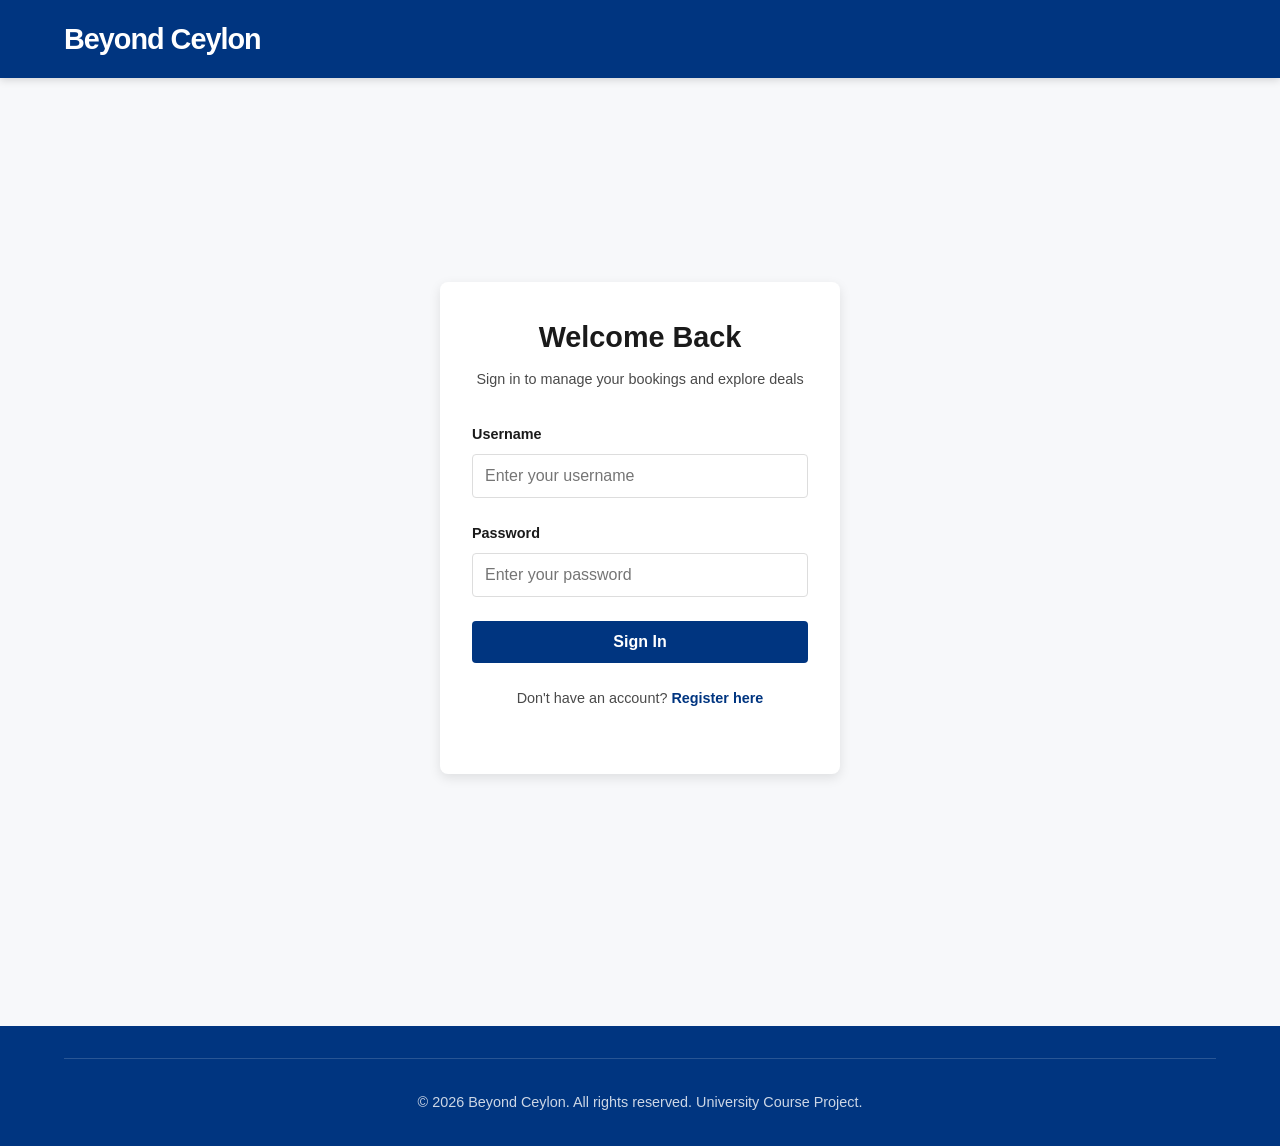
<file: login.html>
<!DOCTYPE html>
<html lang="en">
<head>
    <meta charset="UTF-8">
    <meta name="viewport" content="width=device-width, initial-scale=1.0">
    <title>Beyond Ceylon | Book Your Next Adventure</title>
    <link rel="stylesheet" href="style.css">
</head>
<body>
    <!-- Header -->
    <header>
        <div class="logo">
            <a href="index.html"><h1>Beyond Ceylon</h1></a>
        </div>
    </header>

    <!-- Login Container -->
    <div class="login-container">
        <div class="login-content">
            <div class="login-box">
                <h2>Welcome Back</h2>
                <p>Sign in to manage your bookings and explore deals</p>

                <form id="login-form">
                    <div class="form-group">
                        <label for="username">Username</label>
                        <input type="text" id="username" placeholder="Enter your username" required>
                    </div>

                    <div class="form-group">
                        <label for="password">Password</label>
                        <input type="password" id="password" placeholder="Enter your password" required>
                    </div>

                    <button type="submit" class="login-btn">Sign In</button>
                </form>

                <div id="login-message" class="login-message"></div>


                <p class="register-link">
                    Don't have an account? <a href="register.html">Register here</a>
                </p>
            </div>
        </div>
    </div>

    <!-- Footer -->
    <footer>
        <div class="footer-bottom">
            &copy; 2026 Beyond Ceylon. All rights reserved. University Course Project.
        </div>
    </footer>

    <script src="script.js"></script>
</body>
</html>
</file>
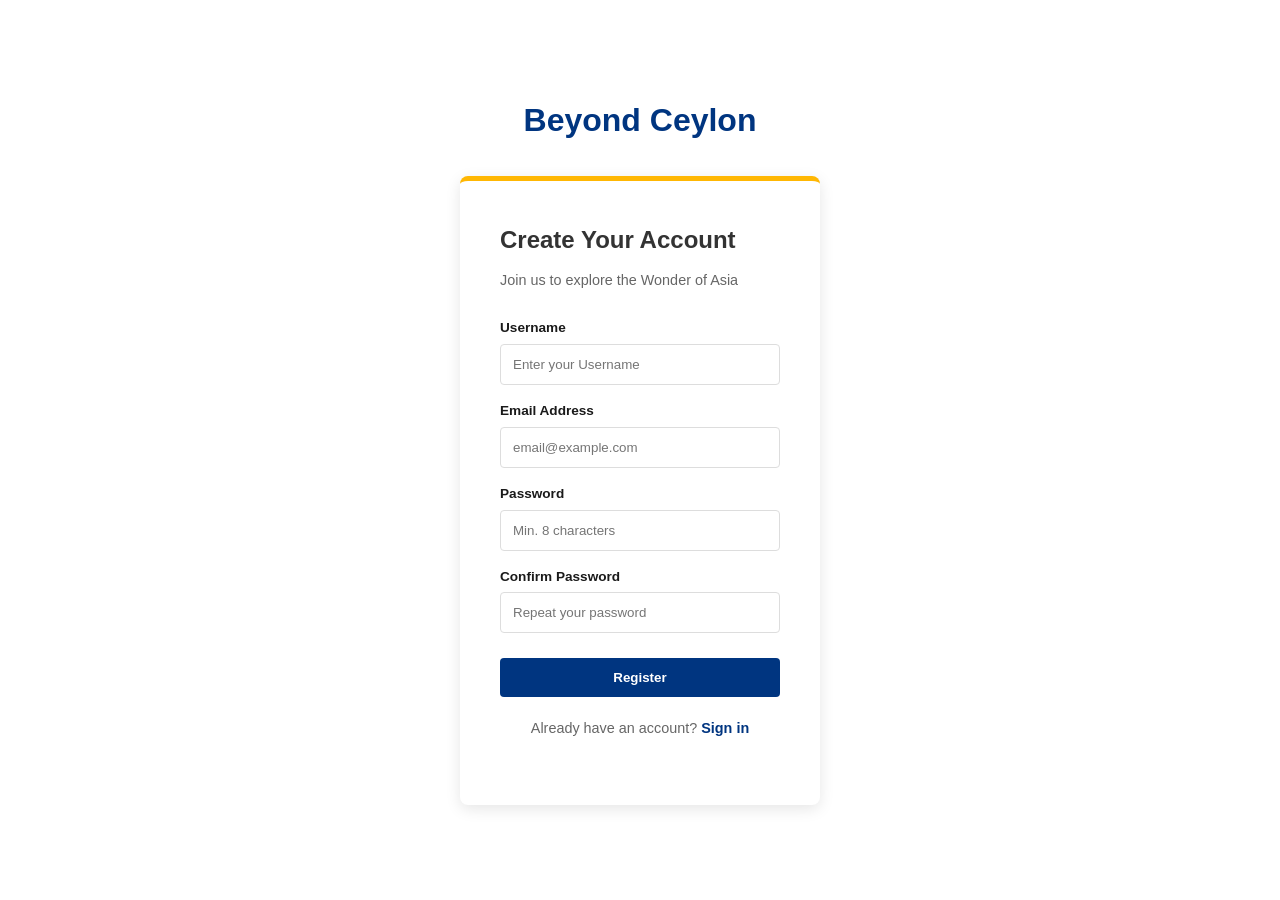
<file: register.html>
<!DOCTYPE html>
<html lang="en">

<head>
    <meta charset="UTF-8">
    <meta name="viewport" content="width=device-width, initial-scale=1.0">
    <title>Register - Beyond Ceylon</title>
    <link rel="stylesheet" href="style.css">
    <style>
        * {
            margin: 0;
            padding: 0;
            box-sizing: border-box;
            font-family: 'Segoe UI', Tahoma, Geneva, Verdana, sans-serif;
        }

        body {
            background-color: #ffffff;
            display: flex;
            justify-content: center;
            align-items: center;
            height: 100vh;
        }
    </style>
</head>

<body>
    <div class="register-container">
        <div class="header-logo">
            <a href="index.html"><h1>Beyond Ceylon</h1></a>
        </div>
        <form id="registrationForm" class="register-form">
            <h2>Create Your Account</h2>
            <p>Join us to explore the Wonder of Asia</p>

            <div class="input-group">
                <label for="Username">Username</label>
                <input type="text" id="Username" placeholder="Enter your Username" required>
            </div>

            <div class="input-group">
                <label for="email">Email Address</label>
                <input type="email" id="email" placeholder="email@example.com" required>
            </div>

            <div class="input-group">
                <label for="password">Password</label>
                <input type="password" id="password" placeholder="Min. 8 characters" required>
            </div>
            <div class="input-group">
                <label for="confirmPassword">Confirm Password</label>
                <input type="password" id="confirmPassword" placeholder="Repeat your password" required>
            </div>

            <button type="submit" class="register-btn">Register</button>

            <p class="login-link">Already have an account? <a href="login.html">Sign in</a></p>
        </form>
    </div>
    <script src="script.js"></script>
</body>

</html>
</file>
<file: style.css>
/* GlobalTravel - Simple CSS Styling */

* {
    margin: 0;
    padding: 0;
    box-sizing: border-box;
}

body {
    font-family: 'Segoe UI', Tahoma, Geneva, Verdana, sans-serif;
    background-color: #f7f8fa;
    color: #1a1a1a;
    line-height: 1.6;
}

/* Header Styling */
header {
    background-color: #003580;
    padding: 1rem 5%;
    display: flex;
    justify-content: space-between;
    align-items: center;
    position: sticky;
    top: 0;
    z-index: 1000;
    box-shadow: 0 2px 8px rgba(0, 0, 0, 0.15);
}

.logo h1 {
    color: white;
    font-size: 1.8rem;
    letter-spacing: -1px;
}

.logo a {
    text-decoration: none;
    color: white;
}

.auth-buttons {
    display: flex;
    gap: 1rem;
}

.btn {
    padding: 0.5rem 1rem;
    border-radius: 4px;
    text-decoration: none;
    font-weight: 600;
    font-size: 0.9rem;
    border: none;
    cursor: pointer;
    transition: all 0.3s ease;
}

.btn-login {
    background-color: transparent;
    color: white;
    border: 2px solid white;
}

.btn-login:hover {
    background-color: white;
    color: #003580;
}

.btn-register {
    background-color: white;
    color: #003580;
}

.btn-register:hover {
    background-color: #f0f0f0;
}

/* Tab Navigation */
.tab-nav {
    background-color: #003580;
    display: flex;
    gap: 0;
    padding: 0 5%;
}

.tab-item {
    color: white;
    padding: 1rem 1.5rem;
    text-decoration: none;
    display: flex;
    align-items: center;
    gap: 0.5rem;
    transition: background-color 0.3s ease;
    border-bottom: 3px solid transparent;
}

.tab-item:hover {
    background-color: rgba(255, 255, 255, 0.1);
}

.tab-item.active {
    background-color: white;
    color: #003580;
    border-bottom: 3px solid #ffb700;
}

/* Hero Section */
.hero {
    background: linear-gradient(135deg, #003580 0%, #0052cc 100%);
    color: white;
    padding: 3rem 5%;
    text-align: center;
}

.hero h2 {
    font-size: 2.5rem;
    margin-bottom: 0.5rem;
}

.hero p {
    font-size: 1.1rem;
    opacity: 0.9;
}

/* Search Box */
.search-box {
    background-color: #ffb700;
    padding: 1.5rem 5%;
    margin-top: -2rem;
    position: relative;
    z-index: 10;
    display: flex;
    gap: 1rem;
    flex-wrap: wrap;
    align-items: center;
    justify-content: center;
}

.search-input-group {
    display: flex;
    align-items: center;
    gap: 0.5rem;
    background-color: white;
    padding: 0.75rem 1rem;
    border-radius: 4px;
    flex: 1;
    min-width: 200px;
}

.search-input-group input {
    border: none;
    outline: none;
    flex: 1;
    font-size: 1rem;
}

.search-btn {
    background-color: #003580;
    color: white;
    padding: 0.75rem 2rem;
    border: none;
    border-radius: 4px;
    font-weight: 600;
    cursor: pointer;
    transition: background-color 0.3s ease;
}

.search-btn:hover {
    background-color: #002147;
}

/* Main Content */
main {
    max-width: 1200px;
    margin: 0 auto;
    padding: 2rem 5%;
}

.section-header {
    margin-bottom: 2rem;
}

.section-header h2 {
    font-size: 2rem;
    color: #1a1a1a;
    margin-bottom: 0.5rem;
}

.section-header p {
    color: #4a4a4a;
    font-size: 1rem;
}

/* Card Grid */
.card-grid {
    display: grid;
    grid-template-columns: repeat(auto-fit, minmax(300px, 1fr));
    gap: 2rem;
}

.property-card {
    background-color: white;
    border-radius: 8px;
    overflow: hidden;
    box-shadow: 0 4px 12px rgba(0, 0, 0, 0.08);
    transition: all 0.3s ease;
    cursor: pointer;
}

.property-card:hover {
    box-shadow: 0 8px 20px rgba(0, 0, 0, 0.12);
    transform: translateY(-5px);
}

.card-image {
    position: relative;
    overflow: hidden;
    height: 200px;
}

.card-image img {
    width: 100%;
    height: 100%;
    object-fit: cover;
    transition: transform 0.3s ease;
}

.property-card:hover .card-image img {
    transform: scale(1.05);
}

.badge {
    position: absolute;
    top: 1rem;
    right: 1rem;
    background-color: #003580;
    color: white;
    padding: 0.25rem 0.75rem;
    border-radius: 4px;
    font-size: 0.75rem;
    font-weight: bold;
}

.card-body {
    padding: 1.5rem;
}

.card-body h3 {
    font-size: 1.2rem;
    margin-bottom: 0.5rem;
    color: #1a1a1a;
}

.location {
    font-size: 0.9rem;
    color: #4a4a4a;
    margin-bottom: 1rem;
}

.rating {
    display: flex;
    align-items: center;
    gap: 0.75rem;
    margin-bottom: 1rem;
}

.score {
    background-color: #003580;
    color: white;
    padding: 0.25rem 0.5rem;
    border-radius: 4px;
    font-weight: bold;
    font-size: 0.9rem;
}

.price-label {
    font-size: 0.85rem;
    color: #4a4a4a;
}

.price-box {
    text-align: right;
    padding-top: 1rem;
    border-top: 1px solid #ebf3ff;
}

.price-box .price-label {
    display: block;
    font-size: 0.75rem;
    color: #4a4a4a;
    margin-bottom: 0.25rem;
}

.price-value {
    font-size: 1.8rem;
    font-weight: bold;
    color: #1a1a1a;
}

/* Footer */
footer {
    background-color: #003580;
    color: white;
    margin-top: 3rem;
    padding: 2rem 5%;
}

.footer-content {
    max-width: 1200px;
    margin: 0 auto;
    display: grid;
    grid-template-columns: repeat(auto-fit, minmax(250px, 1fr));
    gap: 2rem;
    margin-bottom: 2rem;
}

.footer-col h4 {
    margin-bottom: 1rem;
    font-size: 1rem;
}

.footer-col p {
    font-size: 0.9rem;
    opacity: 0.8;
    line-height: 1.6;
}

.footer-col ul {
    list-style: none;
}

.footer-col ul li {
    margin-bottom: 0.5rem;
}

.footer-col ul li a {
    color: white;
    text-decoration: none;
    opacity: 0.8;
    transition: opacity 0.3s ease;
}

.footer-col ul li a:hover {
    opacity: 1;
}

.footer-bottom {
    max-width: 1200px;
    margin: 0 auto;
    border-top: 1px solid rgba(255, 255, 255, 0.2);
    padding-top: 2rem;
    text-align: center;
    font-size: 0.9rem;
    opacity: 0.8;
}

/* Login Page Styling */
.login-container {
    min-height: 100vh;
    display: flex;
    flex-direction: column;
}

.login-content {
    flex: 1;
    display: flex;
    align-items: center;
    justify-content: center;
    padding: 2rem;
}

.login-box {
    background-color: white;
    border-radius: 8px;
    box-shadow: 0 4px 12px rgba(0, 0, 0, 0.1);
    padding: 2rem;
    width: 100%;
    max-width: 400px;
}

.login-box h2 {
    font-size: 1.8rem;
    margin-bottom: 0.5rem;
    text-align: center;
    color: #1a1a1a;
}

.login-box p {
    text-align: center;
    color: #4a4a4a;
    font-size: 0.9rem;
    margin-bottom: 2rem;
}

.form-group {
    margin-bottom: 1.5rem;
}

.form-group label {
    display: block;
    font-weight: 600;
    color: #1a1a1a;
    margin-bottom: 0.5rem;
    font-size: 0.9rem;
}

.form-group input {
    width: 100%;
    padding: 0.75rem;
    border: 1px solid #ddd;
    border-radius: 4px;
    font-size: 1rem;
    transition: border-color 0.3s ease;
}

.form-group input:focus {
    outline: none;
    border-color: #003580;
    box-shadow: 0 0 0 3px rgba(0, 53, 128, 0.1);
}

.login-btn {
    width: 100%;
    padding: 0.75rem;
    background-color: #003580;
    color: white;
    border: none;
    border-radius: 4px;
    font-weight: 600;
    font-size: 1rem;
    cursor: pointer;
    transition: background-color 0.3s ease;
}

.login-btn:hover {
    background-color: #002147;
}

.login-message {
    margin-top: 1rem;
    padding: 1rem;
    border-radius: 4px;
    text-align: center;
    font-size: 0.9rem;
    display: none;
}

.login-message.show {
    display: block;
}

.login-message.success {
    background-color: #e8f5e9;
    color: #2e7d32;
    border: 1px solid #c8e6c9;
}

.login-message.error {
    background-color: #ffebee;
    color: #d32f2f;
    border: 1px solid #ffcdd2;
}

.demo-credentials {
    margin-top: 1.5rem;
    padding: 1rem;
    background-color: #f5f5f5;
    border: 1px dashed #ddd;
    border-radius: 4px;
    font-size: 0.85rem;
}

.demo-credentials strong {
    display: block;
    margin-bottom: 0.5rem;
    color: #1a1a1a;
}

.demo-credentials div {
    color: #4a4a4a;
    margin-bottom: 0.25rem;
}

.demo-credentials code {
    background-color: #e0e0e0;
    padding: 0.2rem 0.4rem;
    border-radius: 2px;
    font-family: 'Courier New', monospace;
}

.register-link {
    margin-top: 1.5rem;
    text-align: center;
    font-size: 0.9rem;
    color: #4a4a4a;
}

.register-link a {
    color: #003580;
    text-decoration: none;
    font-weight: 600;
}

.register-link a:hover {
    text-decoration: underline;
}

/* Responsive Design */
@media (max-width: 768px) {
    header {
        flex-direction: column;
        gap: 1rem;
        padding: 1rem 3%;
    }

    .tab-nav {
        flex-wrap: wrap;
        padding: 0 3%;
    }

    .tab-item {
        padding: 0.75rem 1rem;
        font-size: 0.9rem;
    }

    .hero {
        padding: 2rem 3%;
    }

    .hero h2 {
        font-size: 1.8rem;
    }

    .search-box {
        flex-direction: column;
        padding: 1rem 3%;
        margin-top: -1.5rem;
    }

    .search-input-group {
        width: 100%;
    }

    .search-btn {
        width: 100%;
    }

    main {
        padding: 1.5rem 3%;
    }

    .card-grid {
        grid-template-columns: 1fr;
    }

    .footer-content {
        grid-template-columns: 1fr;
    }

    .login-box {
        padding: 1.5rem;
    }
}


.register-container {
    width: 100%;
    max-width: 400px;
    padding: 20px;
}

.header-logo {
    text-align: center;
    margin-bottom: 30px;
    color: #003580;
    /* Blue from your header */
}

.header-logo a {
    text-decoration: none;
    color: #003580;
}

.header-logo span {
    font-weight: bold;
}

.register-form {
    background: #fff;
    padding: 40px;
    border-radius: 8px;
    box-shadow: 0 4px 15px rgba(0, 0, 0, 0.1);
    border-top: 5px solid #FFB703;
    /* Yellow from your search bar */
}

.register-form h2 {
    margin-bottom: 10px;
    color: #333;
}

.register-form p {
    font-size: 0.9rem;
    color: #666;
    margin-bottom: 25px;
}

.input-group {
    margin-bottom: 15px;
    text-align: left;
}

.input-group label {
    display: block;
    font-size: 0.85rem;
    margin-bottom: 5px;
    font-weight: 600;
}

.input-group input {
    width: 100%;
    padding: 12px;
    border: 1px solid #ddd;
    border-radius: 4px;
    outline: none;
}

.input-group input:focus {
    border-color: #003580;
}

.register-btn {
    width: 100%;
    padding: 12px;
    background-color: #003580;
    color: white;
    border: none;
    border-radius: 4px;
    font-weight: bold;
    cursor: pointer;
    transition: background 0.3s;
    margin-top: 10px;
}

.register-btn:hover {
    background-color: #00265a;
}

.login-link {
    margin-top: 20px;
    text-align: center;
}

.login-link a {
    color: #003580;
    text-decoration: none;
    font-weight: bold;
}


#display-title {
    background: #f8f9fa;
    border: 1px solid #eee;
    padding: 15px;
    margin: 20px 0;
    border-radius: 8px;
}

.booking {
    font-family: 'Segoe UI', Tahoma, Geneva, Verdana, sans-serif;
    background-color: #f4f7f6;
    margin: 0;
}

.booking-navbar {
    background-color: #003580;
    padding: 15px 50px;
    color: white;
    font-weight: bold;
    font-size: 24px;
}
.booking-container {
    display: flex;
    justify-content: center;
    align-items: center;
    min-height: 80vh;
}
.booking-logo a {
    text-decoration: none;
    color: white;
}


.booking-card {
    background: white;
    width: 450px;
    border-radius: 10px;
    box-shadow: 0 4px 15px rgba(0, 0, 0, 0.1);
    overflow: hidden;
    animation: fadeIn 0.3s ease-in;
}

.booking-card-header {
    background-color: #28a745;
    color: white;
    text-align: center;
    padding: 20px;
}

.booking-card-header.blue {
    background-color: #003580;
}

.booking-checkmark {
    font-size: 40px;
    display: block;
}

.booking-card-body {
    padding: 30px;
    text-align: center;
}

.booking-package-name { color: #d35400; font-size: 22px; margin: 10px 0; }

.booking-info-box {
    background: #f8f9fa;
    padding: 15px;
    border-radius: 5px;
    margin: 20px 0;
}

.booking-input, textarea {
    width: 100%;
    padding: 10px;
    margin-top: 5px;
    border: 1px solid #ddd;
    border-radius: 4px;
    box-sizing: border-box;
}



.booking-form-group {
    text-align: left;
    margin-bottom: 15px;
}


.booking-btn-group {
    display: flex;
    gap: 10px;
    margin-top: 20px;
}

.booking-btn {
    flex: 1;
    padding: 12px;
    border: none;
    border-radius: 5px;
    cursor: pointer;
    font-weight: bold;
    margin-bottom: 10px;
}

.primary {
    background-color: #d35400;
    color: white;
}

.secondary {
    background-color: #e0e0e0;
    color: #333;
}
</file>
